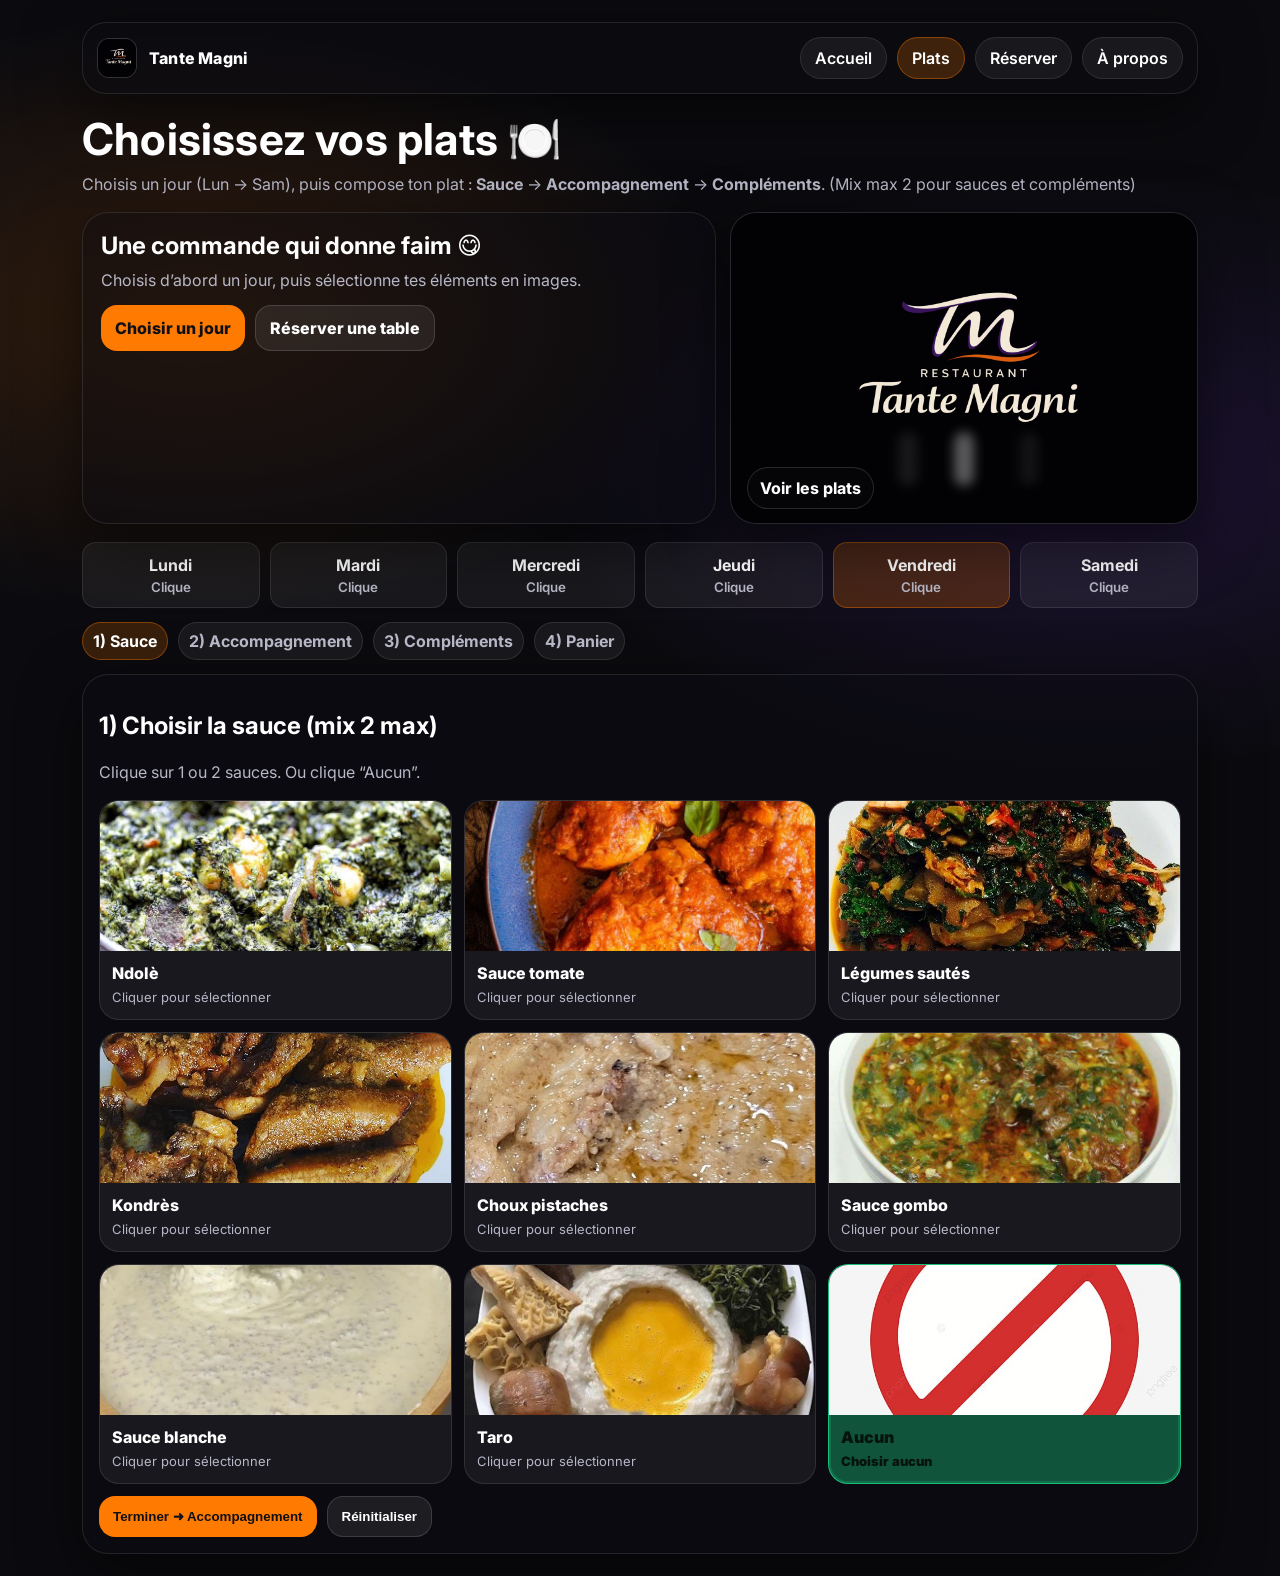
<file: plats/index.html>
<!doctype html>
<html lang="fr">
<head>
  <meta charset="utf-8" />
  <meta name="viewport" content="width=device-width,initial-scale=1" />
  <title>Plats — Tante Magni</title>

  <link rel="preconnect" href="https://fonts.googleapis.com">
  <link rel="preconnect" href="https://fonts.gstatic.com" crossorigin>
  <link href="https://fonts.googleapis.com/css2?family=Inter:wght@400;600;700;800&display=swap" rel="stylesheet">

  <!-- ✅ CSS séparé -->
  <link rel="stylesheet" href="./plats.css">
</head>

<body>
  <div class="wrap">
    <div class="topbar">
      <div class="brand">
        <img src="../assets/images/logo-tante-magni.png" alt="Tante Magni" onerror="this.style.display='none'">
        <div>Tante Magni</div>
      </div>

      <div class="nav">
        <a href="../index.html">Accueil</a>
        <a href="./index.html" class="active">Plats</a>
        <a href="../index.html#reservation">Réserver</a>
        <a href="../index.html#about">À propos</a>
      </div>
    </div>

    <h1>Choisissez vos plats 🍽️</h1>
    <p class="sub">
      Choisis un jour (Lun → Sam), puis compose ton plat : <b>Sauce</b> → <b>Accompagnement</b> → <b>Compléments</b>.
      (Mix max 2 pour sauces et compléments)
    </p>

    <div class="hero-grid">
      <div class="hero">
        <h2>Une commande qui donne faim 😋</h2>
        <p>Choisis d’abord un jour, puis sélectionne tes éléments en images.</p>

        <div class="actions actions--mt">
          <a class="btn orange" href="#jours">Choisir un jour</a>
          <a class="btn ghost" href="../index.html#reservation">Réserver une table</a>
        </div>
      </div>

      <a class="img-card" href="#jours" aria-label="Descendre vers le choix des jours">
        <img src="../assets/images/hero.png" alt="Hero" onerror="this.src='../assets/images/ndole-royale.jpeg'">
        <span class="steam s1"></span><span class="steam s2"></span><span class="steam s3"></span>
        <div class="label">Voir les plats</div>
      </a>
    </div>

    <div id="jours" class="days"></div>

    <div class="stepbar">
      <div id="pill-sauce" class="pill on">1) Sauce</div>
      <div id="pill-acc" class="pill">2) Accompagnement</div>
      <div id="pill-comp" class="pill">3) Compléments</div>
      <div id="pill-cart" class="pill">4) Panier</div>
    </div>

    <div id="panel" class="panel"></div>
    <div id="message" class="msg"></div>
  </div>

  <!-- ✅ JS séparé -->
  <script src="./plats.js"></script>
</body>
</html>
</file>
<file: plats/plats.css>
:root{
  --bg:#0b0b0f;
  --card:#12121a;
  --txt:#ffffff;
  --muted:#b7b7c7;

  --orange:#ff7a00;
  --green:#19c37d;
  --violet:#7c3aed;

  --stroke: rgba(255,255,255,.10);
  --stroke2: rgba(255,255,255,.14);

  --shadow: 0 18px 60px rgba(0,0,0,.55);
  --r16:16px;
  --r20:20px;
  --r24:24px;

  /* ✅ Taille images choix (tu peux ajuster) */
  --imgH: 150px;

  /* ✅ Opacité sélection */
  --activeOpacity: 0.4;
}

*{box-sizing:border-box}

body{
  margin:0;
  font-family: Inter, system-ui, -apple-system, Segoe UI, Roboto, Arial;
  background: radial-gradient(900px 500px at 15% 20%, rgba(255,122,0,.16), transparent 60%),
              radial-gradient(900px 500px at 85% 30%, rgba(124,58,237,.16), transparent 60%),
              var(--bg);
  color:var(--txt);
}

a{color:inherit;text-decoration:none}
.wrap{max-width:1160px;margin:0 auto;padding:22px}

/* Topbar */
.topbar{
  display:flex;gap:14px;align-items:center;justify-content:space-between;
  padding:14px 14px;
  border:1px solid var(--stroke);
  border-radius: var(--r24);
  background: rgba(12,12,18,.55);
  box-shadow: var(--shadow);
}
.brand{
  display:flex;align-items:center;gap:12px;
  font-weight:800;
  letter-spacing:.2px;
}
.brand img{
  width:40px;height:40px;border-radius:12px;
  border:1px solid var(--stroke2);
  object-fit:cover;
  background:#0f0f16;
}
.nav{display:flex;gap:10px;flex-wrap:wrap}
.nav a{
  padding:10px 14px;
  border-radius:999px;
  background:rgba(255,255,255,.06);
  border:1px solid var(--stroke);
  transition:.2s;
  font-weight:600;
}
.nav a:hover{transform: translateY(-1px); border-color: rgba(255,255,255,.18)}
.nav a.active{
  background:rgba(255,122,0,.22);
  border-color: rgba(255,122,0,.38);
}

h1{
  margin:18px 0 6px;
  font-size: clamp(28px, 4vw, 44px);
  letter-spacing:.2px;
}
.sub{color:var(--muted);margin:0 0 14px;line-height:1.6}

/* Hero */
.hero-grid{display:grid;grid-template-columns:1.15fr .85fr;gap:14px;align-items:stretch}
@media(max-width:900px){.hero-grid{grid-template-columns:1fr}}

.hero{
  border:1px solid var(--stroke);
  border-radius: 26px;
  padding:18px;
  background: rgba(12,12,18,.40);
  box-shadow: var(--shadow);
  position:relative;
  overflow:hidden;
}
.hero h2{margin:0 0 8px}
.hero p{margin:0;color:var(--muted);line-height:1.6}

.img-card{
  border-radius:26px;
  overflow:hidden;
  position:relative;
  border:1px solid var(--stroke);
  background:#0f0f16;
  box-shadow: var(--shadow);
  min-height: 260px;
  cursor:pointer;
}
.img-card img{
  width:100%;
  height:100%;
  display:block;
  object-fit:cover;
  transform:scale(1.02);
  transition:.35s;
}
.img-card:hover img{transform:scale(1.06)}
.img-card .label{
  position:absolute;left:16px;bottom:14px;
  display:flex;align-items:center;gap:10px;
  padding:10px 12px;border-radius:999px;
  border:1px solid rgba(255,255,255,.14);
  background: rgba(10,10,14,.55);
  font-weight:750;
}

/* Steam animation */
.steam{
  position:absolute;left:50%;bottom:12%;
  width:20px;height:54px;border-radius:22px;
  background:rgba(255,255,255,.35);
  filter:blur(6px);
  transform:translateX(-50%);
  animation:steam 2.6s infinite ease-in-out;
  pointer-events:none
}
.s2{left:38%;animation-delay:.55s;opacity:.25}
.s3{left:64%;animation-delay:1.1s;opacity:.2}

@keyframes steam{
  0%{transform:translate(-50%,0) scale(1);opacity:0}
  20%{opacity:.45}
  100%{transform:translate(-50%,-95px) scale(1.6);opacity:0}
}

/* Days */
.days{display:grid;grid-template-columns:repeat(6,1fr);gap:10px;margin:18px 0 10px}
@media(max-width:900px){.days{grid-template-columns:repeat(3,1fr)}}

.day{
  padding:12px;border-radius:14px;
  background:rgba(255,255,255,.06);
  border:1px solid rgba(255,255,255,.10);
  text-align:center;
  cursor:pointer;
  -webkit-user-select:none;
  -moz-user-select:none;
  -ms-user-select:none;
  user-select:none;
  transition:.2s;
  font-weight:750;
}
.day small{display:block;color:var(--muted);margin-top:4px;font-weight:600}
.day.active{background:rgba(255,122,0,.22);border-color:rgba(255,122,0,.38)}

/* Steps */
.stepbar{display:flex;gap:10px;flex-wrap:wrap;margin:14px 0}
.pill{
  padding:8px 10px;border-radius:999px;
  background:rgba(255,255,255,.06);
  border:1px solid rgba(255,255,255,.10);
  color:var(--muted);
  font-weight:700;
}
.pill.on{color:var(--txt);border-color:rgba(255,122,0,.38);background:rgba(255,122,0,.18)}

.panel{
  background: rgba(12,12,18,.40);
  border:1px solid rgba(255,255,255,.10);
  border-radius:26px;
  padding:16px;
  margin-top:10px;
  box-shadow: var(--shadow);
}

/* Options grid with images */
.grid{display:grid;grid-template-columns:repeat(3,1fr);gap:12px}
@media(max-width:900px){.grid{grid-template-columns:repeat(2,1fr)}}

.opt{
  border-radius:20px;
  background:rgba(255,255,255,.06);
  border:1px solid rgba(255,255,255,.10);
  cursor:pointer;
  transition:.2s;
  overflow:hidden;
  display:flex;
  flex-direction:column;
}
.opt:hover{transform: translateY(-1px); border-color: rgba(255,255,255,.18)}

/* ✅ SELECTION VERTE OPACITÉ 0.4 */
.opt.active{
  border-color: rgba(25,195,125,.95);
  background: rgba(25,195,125,var(--activeOpacity));
  box-shadow: 0 0 0 2px rgba(25,195,125,.25) inset;
}

/* ✅ Texte plus lisible quand sélectionné */
.opt.active h3,
.opt.active p{
  color:#06140d;
  font-weight:900;
}

/* ✅ L’image reste visible */
.opt .img{
  width:100%;
  height: var(--imgH);
  background:#0f0f16;
  overflow:hidden;
}
.opt .img img{
  width:100%;
  height:100%;
  object-fit:cover;
  display:block;
  transform:scale(1.02);
  transition:.35s;
}
.opt:hover .img img{transform:scale(1.06)}

.opt .meta{
  padding:12px 12px 14px;
  display:flex;
  align-items:flex-start;
  justify-content:space-between;
  gap:10px;
}
.opt h3{margin:0;font-size:16px;font-weight:800}
.opt p{margin:6px 0 0;color:var(--muted);font-size:13px}

/* Buttons */
.actions{display:flex;gap:10px;flex-wrap:wrap;margin-top:12px}
.btn{
  border:0;border-radius:16px;
  padding:12px 14px;
  cursor:pointer;
  font-weight:800;
  transition:.2s;
  display:inline-flex;
  align-items:center;
  justify-content:center;
}
.btn:hover{transform: translateY(-1px)}
.btn.orange{background:var(--orange);color:#101014}
.btn.ghost{background:rgba(255,255,255,.08);color:var(--txt);border:1px solid rgba(255,255,255,.14)}
.btn.green{background:var(--green);color:#08110c}
.btn.violet{background:var(--violet);color:#0d0716}

/* Cart / Form */
.cart{margin-top:14px}
.cartItem{
  padding:12px;border-radius:18px;
  background:rgba(255,255,255,.06);
  border:1px solid rgba(255,255,255,.10);
  margin-bottom:10px;
}
.row{display:flex;justify-content:space-between;gap:10px;flex-wrap:wrap}
label{display:block;color:rgba(255,255,255,.85);font-size:14px;margin:10px 0 6px;font-weight:800}

input,textarea{
  width:100%;
  padding:12px;
  border-radius:14px;
  background:#0f0f16;
  color:#ffffff;
  border:1px solid rgba(255,255,255,.16);
  outline:none;
  font-weight:700;
}
input::placeholder, textarea::placeholder{color:rgba(255,255,255,.70)}
input:focus, textarea:focus{border-color: rgba(25,195,125,.75)}

textarea{min-height:90px;resize:vertical}

.msg{margin-top:12px;padding:12px;border-radius:14px;display:none;font-weight:800}
.msg.ok{background:rgba(25,195,125,.20);border:1px solid rgba(25,195,125,.5);display:block}
.msg.err{background:rgba(255,122,0,.18);border:1px solid rgba(255,122,0,.5);display:block}
</file>
